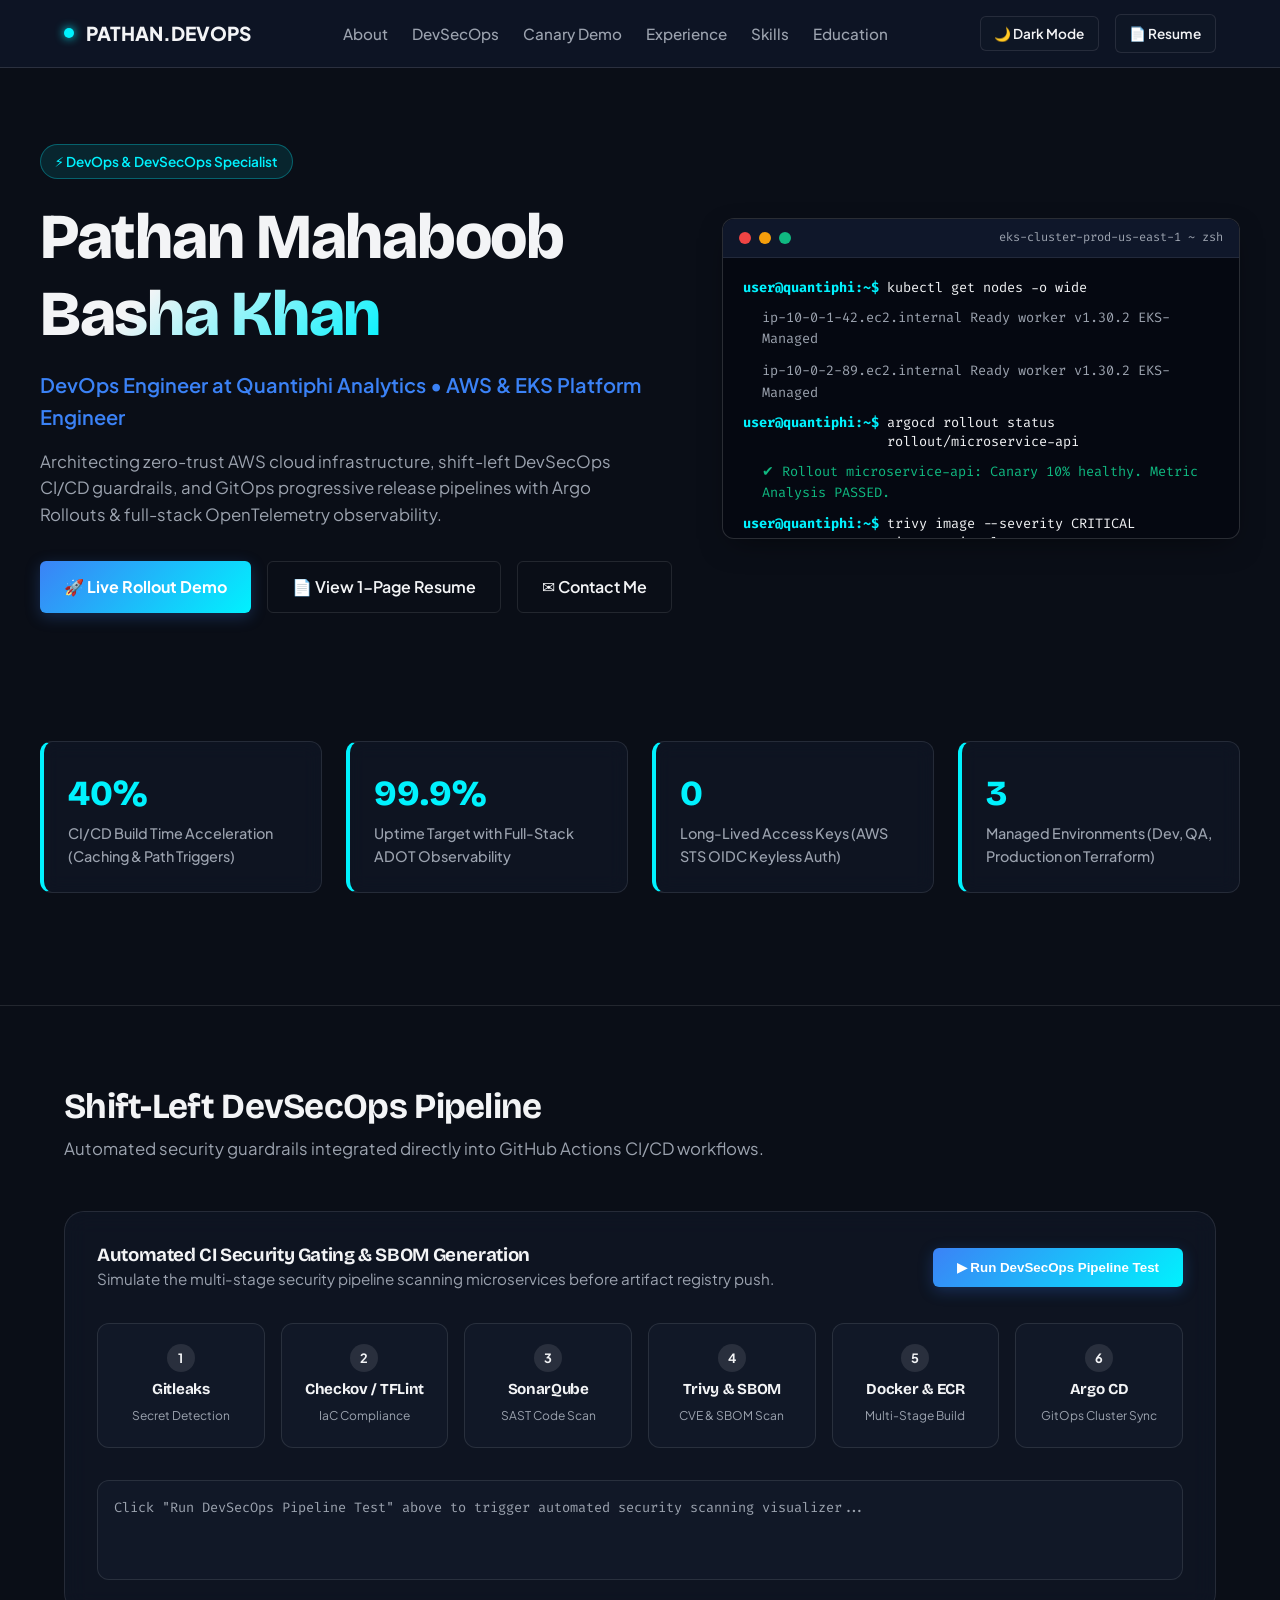
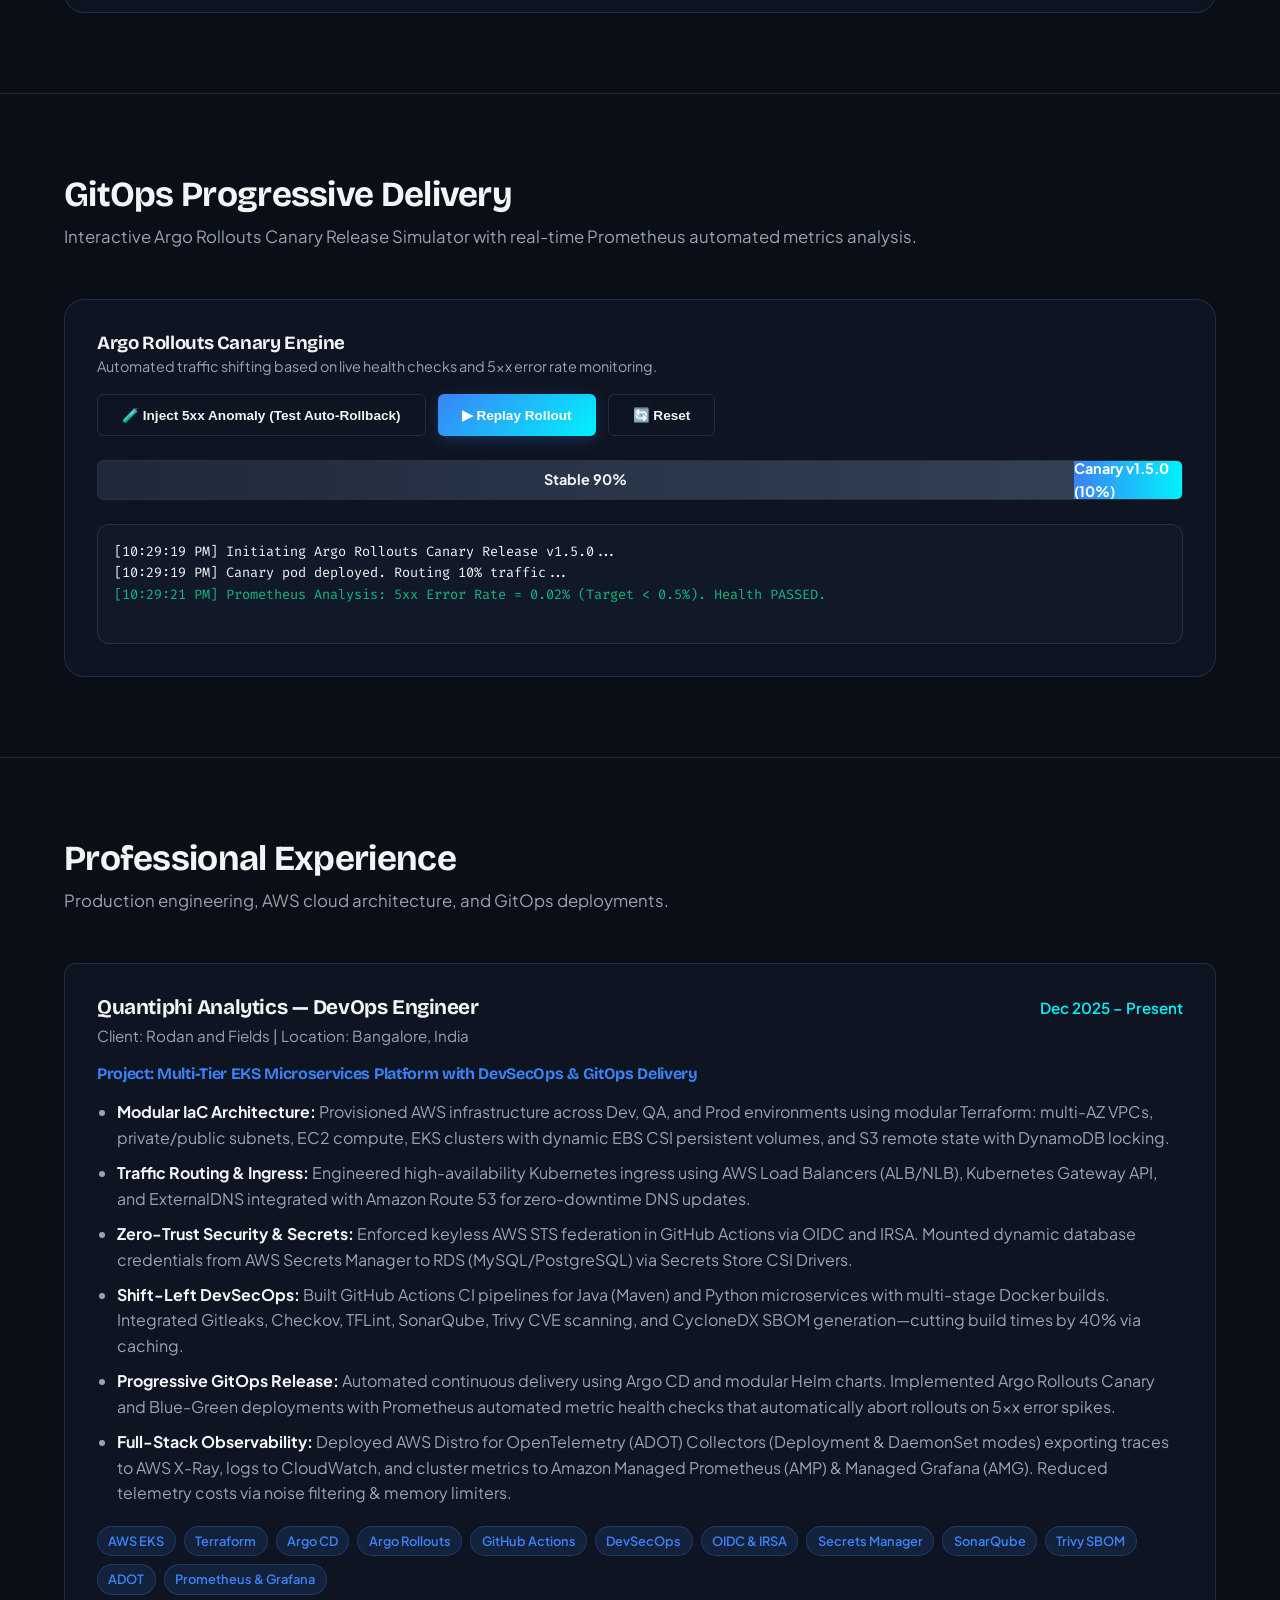
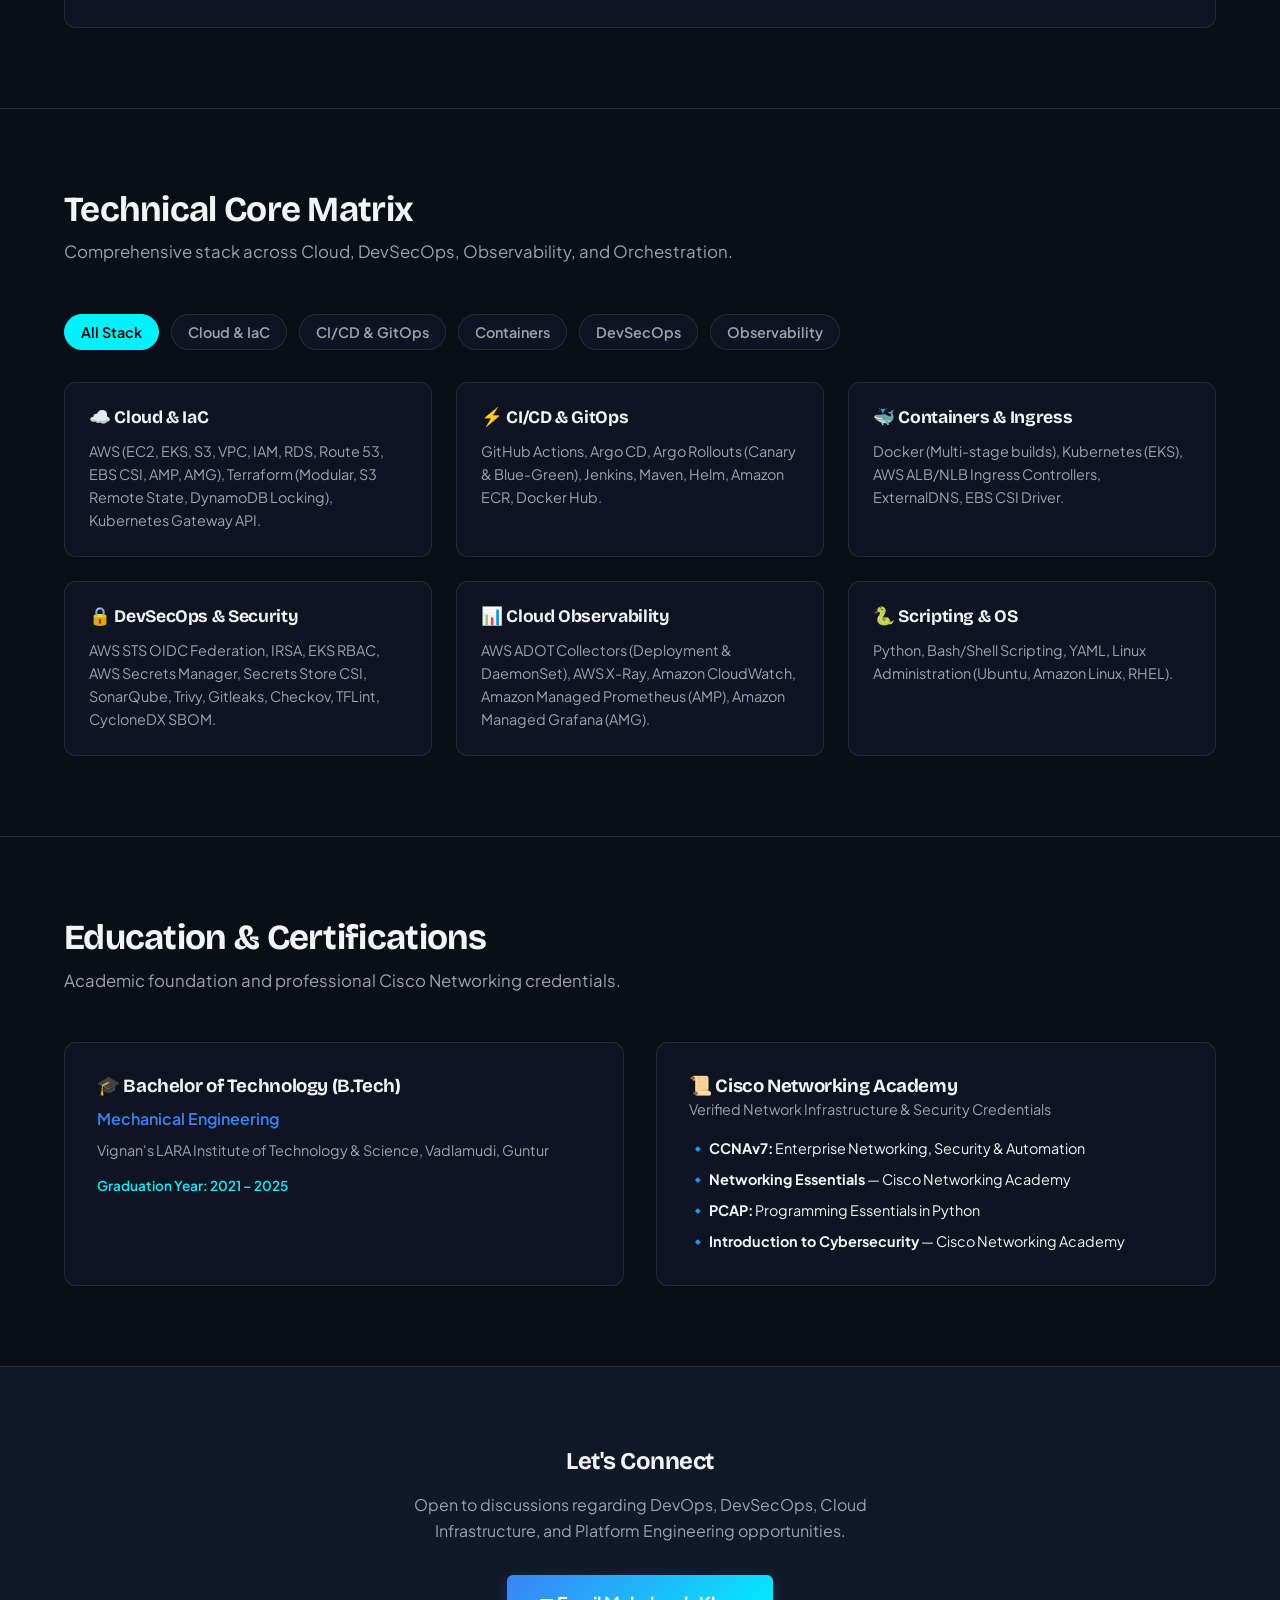
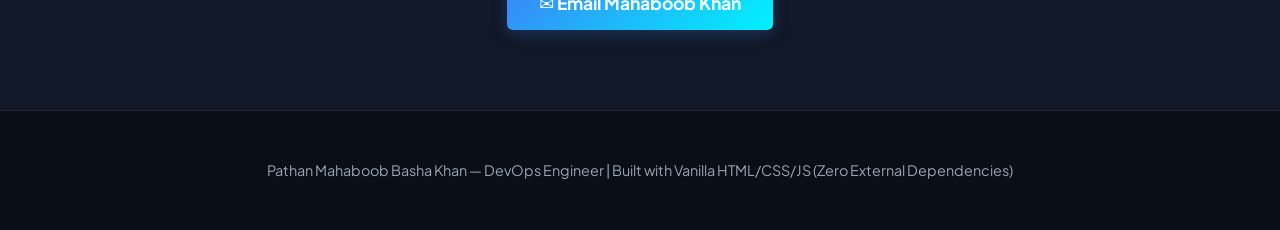
<file: index.html>
<!DOCTYPE html>
<html lang="en" data-theme="dark">
<head>
  <meta charset="utf-8">
  <meta name="viewport" content="width=device-width, initial-scale=1.0">
  <title>Pathan Mahaboob Basha Khan — DevOps & DevSecOps Engineer</title>
  <meta name="description" content="DevOps & DevSecOps Engineer specializing in enterprise AWS Cloud infrastructure, Kubernetes (EKS), automated CI/CD security gating, and GitOps progressive delivery.">
  <meta name="keywords" content="DevOps Engineer, AWS, EKS, Terraform, DevSecOps, Kubernetes, Argo CD, Argo Rollouts, Prometheus, Grafana, OpenTelemetry">
  
  <link rel="preconnect" href="https://fonts.googleapis.com">
  <link rel="preconnect" href="https://fonts.gstatic.com" crossorigin>
  <link href="https://fonts.googleapis.com/css2?family=Bricolage+Grotesque:opsz,wght@12..96,600;700;800&family=Plus+Jakarta+Sans:wght@400;500;600;700&family=Fira+Code:wght@400;500&display=swap" rel="stylesheet">
  <link rel="stylesheet" href="styles.css">
</head>
<body>

  <!-- Navigation Bar -->
  <nav class="navbar" aria-label="Main Navigation">
    <div class="container nav-container">
      <a href="#" class="brand">
        <span class="brand-dot"></span>
        <span>PATHAN.DEVOPS</span>
      </a>
      <ul class="nav-links">
        <li><a href="#about">About</a></li>
        <li><a href="#pipeline">DevSecOps</a></li>
        <li><a href="#canary">Canary Demo</a></li>
        <li><a href="#work">Experience</a></li>
        <li><a href="#skills">Skills</a></li>
        <li><a href="#education">Education</a></li>
      </ul>
      <div class="nav-controls">
        <button id="theme-toggle" class="theme-toggle" aria-label="Toggle Theme">🌙 Dark Mode</button>
        <a href="#" class="btn-sm btn-open-resume">📄 Resume</a>
      </div>
    </div>
  </nav>

  <!-- Hero Section -->
  <header class="hero container" id="about">
    <div>
      <div class="hero-badge">⚡ DevOps & DevSecOps Specialist</div>
      <h1>Pathan Mahaboob <span class="hero-gradient-text">Basha Khan</span></h1>
      <div class="hero-role">DevOps Engineer at Quantiphi Analytics • AWS & EKS Platform Engineer</div>
      <p class="hero-bio">Architecting zero-trust AWS cloud infrastructure, shift-left DevSecOps CI/CD guardrails, and GitOps progressive release pipelines with Argo Rollouts & full-stack OpenTelemetry observability.</p>
      
      <div class="hero-actions">
        <a href="#canary" class="btn-primary">🚀 Live Rollout Demo</a>
        <a href="#" class="btn-secondary btn-open-resume">📄 View 1-Page Resume</a>
        <a href="mailto:mahaboob.khan.2829@gmail.com" class="btn-secondary">✉️ Contact Me</a>
      </div>
    </div>

    <!-- Live Terminal Box -->
    <aside class="terminal-box" aria-label="Live System Terminal">
      <div class="terminal-header">
        <span class="dot dot-red"></span>
        <span class="dot dot-yellow"></span>
        <span class="dot dot-green"></span>
        <span class="terminal-title">eks-cluster-prod-us-east-1 ~ zsh</span>
      </div>
      <div class="terminal-body" id="term-body">
        <div class="term-line"><span class="term-prompt">user@quantiphi:~$</span> <span class="term-cmd">kubectl get nodes -o wide</span></div>
        <div class="term-out">ip-10-0-1-42.ec2.internal   Ready   worker   v1.30.2   EKS-Managed</div>
        <div class="term-out">ip-10-0-2-89.ec2.internal   Ready   worker   v1.30.2   EKS-Managed</div>
        <div class="term-line"><span class="term-prompt">user@quantiphi:~$</span> <span class="term-cmd">argocd rollout status rollout/microservice-api</span></div>
        <div class="term-out term-success">✔ Rollout microservice-api: Canary 10% healthy. Metric Analysis PASSED.</div>
        <div class="term-line"><span class="term-prompt">user@quantiphi:~$</span> <span class="term-cmd">trivy image --severity CRITICAL microservice:latest</span></div>
        <div class="term-out term-success">✔ Total Vulnerabilities: 0 Critical, 0 High (CycloneDX SBOM exported)</div>
        <div class="term-line"><span class="term-prompt">user@quantiphi:~$</span> <span class="term-cmd">adot-collector status</span></div>
        <div class="term-out term-success">✔ ADOT DaemonSet active. Metrics -> AMP | Traces -> X-Ray</div>
      </div>
    </aside>
  </header>

  <!-- Key Metrics Bar -->
  <section class="container" style="border:none; padding: 1rem 0 3rem;">
    <div class="metrics-bar">
      <div class="metric-card">
        <div class="metric-val">40%</div>
        <div class="metric-label">CI/CD Build Time Acceleration (Caching & Path Triggers)</div>
      </div>
      <div class="metric-card">
        <div class="metric-val">99.9%</div>
        <div class="metric-label">Uptime Target with Full-Stack ADOT Observability</div>
      </div>
      <div class="metric-card">
        <div class="metric-val">0</div>
        <div class="metric-label">Long-Lived Access Keys (AWS STS OIDC Keyless Auth)</div>
      </div>
      <div class="metric-card">
        <div class="metric-val">3</div>
        <div class="metric-label">Managed Environments (Dev, QA, Production on Terraform)</div>
      </div>
    </div>
  </section>

  <!-- DevSecOps Pipeline Visualizer -->
  <section id="pipeline">
    <div class="container">
      <div class="section-header">
        <h2>Shift-Left DevSecOps Pipeline</h2>
        <p>Automated security guardrails integrated directly into GitHub Actions CI/CD workflows.</p>
      </div>

      <div class="pipeline-card">
        <div style="display:flex; justify-content:space-between; align-items:center; flex-wrap:wrap; gap:1rem;">
          <div>
            <h3>Automated CI Security Gating & SBOM Generation</h3>
            <p style="color:var(--text-muted); font-size:0.95rem;">Simulate the multi-stage security pipeline scanning microservices before artifact registry push.</p>
          </div>
          <button id="run-pipeline" class="btn-primary">▶ Run DevSecOps Pipeline Test</button>
        </div>

        <div class="pipeline-steps">
          <div class="pipe-step" id="step-0">
            <div class="pipe-status-icon">1</div>
            <h4>Gitleaks</h4>
            <span>Secret Detection</span>
          </div>
          <div class="pipe-step" id="step-1">
            <div class="pipe-status-icon">2</div>
            <h4>Checkov / TFLint</h4>
            <span>IaC Compliance</span>
          </div>
          <div class="pipe-step" id="step-2">
            <div class="pipe-status-icon">3</div>
            <h4>SonarQube</h4>
            <span>SAST Code Scan</span>
          </div>
          <div class="pipe-step" id="step-3">
            <div class="pipe-status-icon">4</div>
            <h4>Trivy & SBOM</h4>
            <span>CVE & SBOM Scan</span>
          </div>
          <div class="pipe-step" id="step-4">
            <div class="pipe-status-icon">5</div>
            <h4>Docker & ECR</h4>
            <span>Multi-Stage Build</span>
          </div>
          <div class="pipe-step" id="step-5">
            <div class="pipe-status-icon">6</div>
            <h4>Argo CD</h4>
            <span>GitOps Cluster Sync</span>
          </div>
        </div>

        <div class="canary-log" id="pipe-output" style="min-height: 100px;">
          <p style="color: var(--text-muted)">Click "Run DevSecOps Pipeline Test" above to trigger automated security scanning visualizer...</p>
        </div>
      </div>
    </div>
  </section>

  <!-- Argo Rollouts Canary Simulator -->
  <section id="canary">
    <div class="container">
      <div class="section-header">
        <h2>GitOps Progressive Delivery</h2>
        <p>Interactive Argo Rollouts Canary Release Simulator with real-time Prometheus automated metrics analysis.</p>
      </div>

      <div class="canary-box">
        <div class="canary-header">
          <div>
            <h3>Argo Rollouts Canary Engine</h3>
            <p style="color:var(--text-muted); font-size:0.9rem;">Automated traffic shifting based on live health checks and 5xx error rate monitoring.</p>
          </div>
          <div style="display:flex; gap:0.75rem; flex-wrap:wrap;">
            <button id="anomaly-toggle" class="btn-secondary" style="font-size:0.85rem;">🧪 Inject 5xx Anomaly (Test Auto-Rollback)</button>
            <button id="run-rollout" class="btn-primary" style="font-size:0.85rem;">▶ Replay Rollout</button>
            <button id="reset-rollout" class="btn-secondary" style="font-size:0.85rem;">🔄 Reset</button>
          </div>
        </div>

        <div class="traffic-split-bar" aria-label="Traffic Distribution">
          <div id="stable-split" class="split-stable" style="width: 100%;">Stable v1.4.0 (100%)</div>
          <div id="canary-split" class="split-canary" style="width: 0%;"></div>
        </div>

        <div class="canary-log" id="canary-log">
          <p>[SYSTEM] Ready for Canary Rollout execution.</p>
        </div>
      </div>
    </div>
  </section>

  <!-- Experience Section -->
  <section id="work">
    <div class="container">
      <div class="section-header">
        <h2>Professional Experience</h2>
        <p>Production engineering, AWS cloud architecture, and GitOps deployments.</p>
      </div>

      <div class="work-grid">
        <article class="work-card">
          <div class="work-card-header">
            <div>
              <h3 class="work-title">Quantiphi Analytics — DevOps Engineer</h3>
              <div style="color:var(--text-muted); font-size:0.95rem; margin-top:0.2rem;">Client: Rodan and Fields | Location: Bangalore, India</div>
            </div>
            <div class="work-meta">Dec 2025 – Present</div>
          </div>

          <h4 style="color:var(--accent-blue); margin-bottom:0.75rem;">Project: Multi-Tier EKS Microservices Platform with DevSecOps & GitOps Delivery</h4>
          
          <ul class="work-bullets">
            <li><strong>Modular IaC Architecture:</strong> Provisioned AWS infrastructure across Dev, QA, and Prod environments using modular Terraform: multi-AZ VPCs, private/public subnets, EC2 compute, EKS clusters with dynamic EBS CSI persistent volumes, and S3 remote state with DynamoDB locking.</li>
            <li><strong>Traffic Routing & Ingress:</strong> Engineered high-availability Kubernetes ingress using AWS Load Balancers (ALB/NLB), Kubernetes Gateway API, and ExternalDNS integrated with Amazon Route 53 for zero-downtime DNS updates.</li>
            <li><strong>Zero-Trust Security & Secrets:</strong> Enforced keyless AWS STS federation in GitHub Actions via OIDC and IRSA. Mounted dynamic database credentials from AWS Secrets Manager to RDS (MySQL/PostgreSQL) via Secrets Store CSI Drivers.</li>
            <li><strong>Shift-Left DevSecOps:</strong> Built GitHub Actions CI pipelines for Java (Maven) and Python microservices with multi-stage Docker builds. Integrated Gitleaks, Checkov, TFLint, SonarQube, Trivy CVE scanning, and CycloneDX SBOM generation—cutting build times by 40% via caching.</li>
            <li><strong>Progressive GitOps Release:</strong> Automated continuous delivery using Argo CD and modular Helm charts. Implemented Argo Rollouts Canary and Blue-Green deployments with Prometheus automated metric health checks that automatically abort rollouts on 5xx error spikes.</li>
            <li><strong>Full-Stack Observability:</strong> Deployed AWS Distro for OpenTelemetry (ADOT) Collectors (Deployment & DaemonSet modes) exporting traces to AWS X-Ray, logs to CloudWatch, and cluster metrics to Amazon Managed Prometheus (AMP) & Managed Grafana (AMG). Reduced telemetry costs via noise filtering & memory limiters.</li>
          </ul>

          <div class="tag-cloud">
            <span class="tag">AWS EKS</span>
            <span class="tag">Terraform</span>
            <span class="tag">Argo CD</span>
            <span class="tag">Argo Rollouts</span>
            <span class="tag">GitHub Actions</span>
            <span class="tag">DevSecOps</span>
            <span class="tag">OIDC & IRSA</span>
            <span class="tag">Secrets Manager</span>
            <span class="tag">SonarQube</span>
            <span class="tag">Trivy SBOM</span>
            <span class="tag">ADOT</span>
            <span class="tag">Prometheus & Grafana</span>
          </div>
        </article>
      </div>
    </div>
  </section>

  <!-- Skills Filter Matrix -->
  <section id="skills">
    <div class="container">
      <div class="section-header">
        <h2>Technical Core Matrix</h2>
        <p>Comprehensive stack across Cloud, DevSecOps, Observability, and Orchestration.</p>
      </div>

      <div class="skills-filter">
        <button class="filter-btn active" data-cat="all">All Stack</button>
        <button class="filter-btn" data-cat="cloud">Cloud & IaC</button>
        <button class="filter-btn" data-cat="cicd">CI/CD & GitOps</button>
        <button class="filter-btn" data-cat="containers">Containers</button>
        <button class="filter-btn" data-cat="security">DevSecOps</button>
        <button class="filter-btn" data-cat="observability">Observability</button>
      </div>

      <div class="skills-cards-grid">
        <div class="skill-box" data-cat="cloud">
          <h3>☁️ Cloud & IaC</h3>
          <p>AWS (EC2, EKS, S3, VPC, IAM, RDS, Route 53, EBS CSI, AMP, AMG), Terraform (Modular, S3 Remote State, DynamoDB Locking), Kubernetes Gateway API.</p>
        </div>
        <div class="skill-box" data-cat="cicd">
          <h3>⚡ CI/CD & GitOps</h3>
          <p>GitHub Actions, Argo CD, Argo Rollouts (Canary & Blue-Green), Jenkins, Maven, Helm, Amazon ECR, Docker Hub.</p>
        </div>
        <div class="skill-box" data-cat="containers">
          <h3>🐳 Containers & Ingress</h3>
          <p>Docker (Multi-stage builds), Kubernetes (EKS), AWS ALB/NLB Ingress Controllers, ExternalDNS, EBS CSI Driver.</p>
        </div>
        <div class="skill-box" data-cat="security">
          <h3>🔒 DevSecOps & Security</h3>
          <p>AWS STS OIDC Federation, IRSA, EKS RBAC, AWS Secrets Manager, Secrets Store CSI, SonarQube, Trivy, Gitleaks, Checkov, TFLint, CycloneDX SBOM.</p>
        </div>
        <div class="skill-box" data-cat="observability">
          <h3>📊 Cloud Observability</h3>
          <p>AWS ADOT Collectors (Deployment & DaemonSet), AWS X-Ray, Amazon CloudWatch, Amazon Managed Prometheus (AMP), Amazon Managed Grafana (AMG).</p>
        </div>
        <div class="skill-box" data-cat="cloud">
          <h3>🐍 Scripting & OS</h3>
          <p>Python, Bash/Shell Scripting, YAML, Linux Administration (Ubuntu, Amazon Linux, RHEL).</p>
        </div>
      </div>
    </div>
  </section>

  <!-- Education & Certifications -->
  <section id="education">
    <div class="container">
      <div class="section-header">
        <h2>Education & Certifications</h2>
        <p>Academic foundation and professional Cisco Networking credentials.</p>
      </div>

      <div style="display:grid; grid-template-columns: repeat(auto-fit, minmax(300px, 1fr)); gap: 2rem;">
        <div class="work-card">
          <h3>🎓 Bachelor of Technology (B.Tech)</h3>
          <p style="color:var(--accent-blue); font-weight:600; margin: 0.5rem 0;">Mechanical Engineering</p>
          <p style="color:var(--text-muted); font-size:0.9rem;">Vignan's LARA Institute of Technology & Science, Vadlamudi, Guntur</p>
          <div style="color:var(--accent-cyan); font-weight:600; font-size:0.85rem; margin-top:0.75rem;">Graduation Year: 2021 – 2025</div>
        </div>

        <div class="work-card">
          <h3>📜 Cisco Networking Academy</h3>
          <p style="color:var(--text-muted); font-size:0.9rem; margin-bottom:1rem;">Verified Network Infrastructure & Security Credentials</p>
          <div style="display:grid; gap:0.5rem; font-size:0.9rem; color:var(--text-main);">
            <div>🔹 <strong>CCNAv7:</strong> Enterprise Networking, Security & Automation</div>
            <div>🔹 <strong>Networking Essentials</strong> — Cisco Networking Academy</div>
            <div>🔹 <strong>PCAP:</strong> Programming Essentials in Python</div>
            <div>🔹 <strong>Introduction to Cybersecurity</strong> — Cisco Networking Academy</div>
          </div>
        </div>
      </div>
    </div>
  </section>

  <!-- Contact & Modal -->
  <section id="contact" style="background:var(--bg-secondary);">
    <div class="container" style="text-align:center;">
      <h2>Let's Connect</h2>
      <p style="color:var(--text-muted); max-width:32rem; margin:1rem auto 2rem;">Open to discussions regarding DevOps, DevSecOps, Cloud Infrastructure, and Platform Engineering opportunities.</p>
      <a href="mailto:mahaboob.khan.2829@gmail.com" class="btn-primary" style="font-size:1.1rem; padding: 0.85rem 2rem;">✉️ Email Mahaboob Khan</a>
    </div>
  </section>

  <!-- Interactive Resume Modal -->
  <div class="modal-overlay" id="resume-modal">
    <div class="modal-container">
      <button class="modal-close" id="modal-close">&times;</button>
      <div style="display:flex; justify-content:space-between; align-items:center; margin-bottom:1rem; border-bottom:1px solid var(--border-color); padding-bottom:0.75rem;">
        <h3>Pathan Mahaboob Basha Khan — 1-Page ATS Resume</h3>
        <a href="resume/Pathan_Mahaboob_Basha_Khan_DevOps_Resume.html" target="_blank" class="btn-primary" style="padding:0.4rem 1rem; font-size:0.85rem;">🖨️ Open Printable HTML Resume</a>
      </div>
      <iframe src="resume/Pathan_Mahaboob_Basha_Khan_DevOps_Resume.html" style="width:100%; height:550px; border:none; background:#ffffff; border-radius:var(--radius-sm);"></iframe>
    </div>
  </div>

  <footer>
    <div class="container">
      Pathan Mahaboob Basha Khan — DevOps Engineer | Built with Vanilla HTML/CSS/JS (Zero External Dependencies)
    </div>
  </footer>

  <script src="script.js"></script>
</body>
</html>
</file>
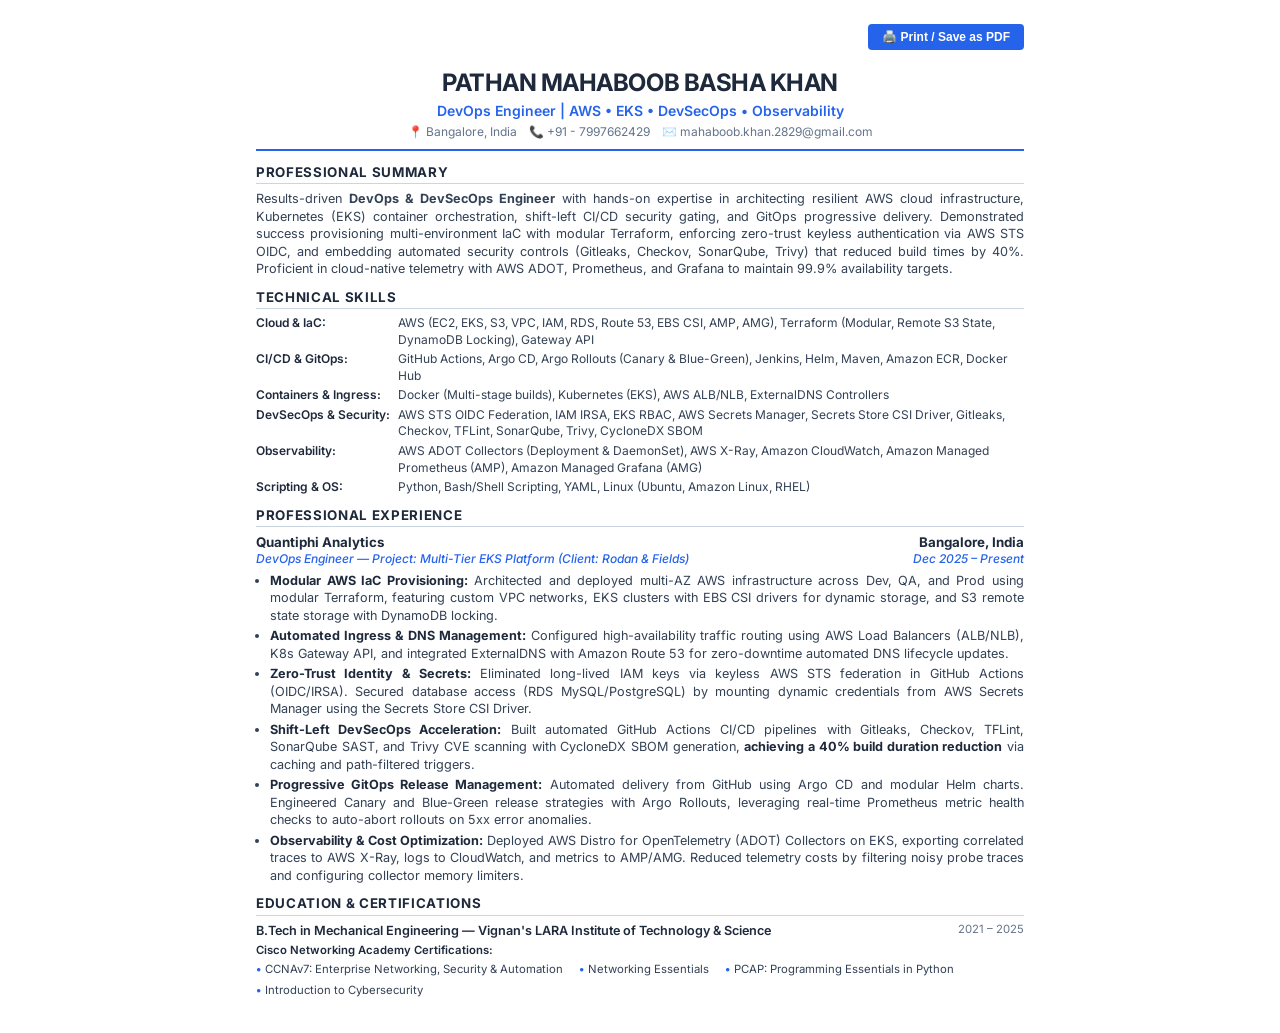
<file: resume/Pathan_Mahaboob_Basha_Khan_DevOps_Resume.html>
<!DOCTYPE html>
<html lang="en">
<head>
<meta charset="UTF-8">
<meta name="viewport" content="width=device-width, initial-scale=1.0">
<title>Pathan Mahaboob Basha Khan — DevOps Engineer Resume</title>
<link rel="preconnect" href="https://fonts.googleapis.com">
<link rel="preconnect" href="https://fonts.gstatic.com" crossorigin>
<link href="https://fonts.googleapis.com/css2?family=Inter:wght@400;500;600;700&display=swap" rel="stylesheet">
<style>
  :root {
    --primary: #1e293b;
    --accent: #2563eb;
    --text: #334155;
    --muted: #64748b;
    --line: #cbd5e1;
    --bg: #ffffff;
  }
  
  @page {
    size: letter portrait;
    margin: 0.4in 0.4in;
  }

  * { box-sizing: border-box; margin: 0; padding: 0; }
  
  body {
    font-family: 'Inter', -apple-system, BlinkMacSystemFont, "Segoe UI", Roboto, sans-serif;
    color: var(--text);
    background: var(--bg);
    line-height: 1.38;
    font-size: 9.5pt;
    padding: 24px;
    max-width: 8.5in;
    margin: 0 auto;
  }

  header {
    text-align: center;
    border-bottom: 2px solid var(--accent);
    padding-bottom: 8px;
    margin-bottom: 12px;
  }

  h1 {
    font-size: 18pt;
    font-weight: 700;
    color: var(--primary);
    letter-spacing: -0.02em;
    margin-bottom: 2px;
    text-transform: uppercase;
  }

  .subtitle {
    font-size: 10.5pt;
    font-weight: 600;
    color: var(--accent);
    margin-bottom: 4px;
  }

  .contact-info {
    font-size: 9pt;
    color: var(--muted);
    display: flex;
    justify-content: center;
    gap: 12px;
    flex-wrap: wrap;
  }

  .contact-info a {
    color: var(--muted);
    text-decoration: none;
  }

  section {
    margin-bottom: 10px;
  }

  h2 {
    font-size: 10pt;
    font-weight: 700;
    color: var(--primary);
    text-transform: uppercase;
    letter-spacing: 0.05em;
    border-bottom: 1px solid var(--line);
    padding-bottom: 2px;
    margin-bottom: 6px;
  }

  .summary p {
    color: var(--text);
    text-align: justify;
  }

  .skills-grid {
    display: grid;
    grid-template-columns: auto 1fr;
    gap: 3px 8px;
    font-size: 9pt;
  }

  .skills-label {
    font-weight: 600;
    color: var(--primary);
    white-space: nowrap;
  }

  .skills-val {
    color: var(--text);
  }

  .exp-item {
    margin-bottom: 6px;
  }

  .exp-header {
    display: flex;
    justify-content: space-between;
    align-items: baseline;
    font-weight: 700;
    color: var(--primary);
    font-size: 10pt;
  }

  .exp-sub {
    display: flex;
    justify-content: space-between;
    font-style: italic;
    color: var(--accent);
    font-size: 9pt;
    margin-bottom: 4px;
    font-weight: 500;
  }

  ul.bullets {
    padding-left: 14px;
    margin: 0;
  }

  ul.bullets li {
    margin-bottom: 3px;
    text-align: justify;
  }

  ul.bullets li strong {
    color: var(--primary);
  }

  .edu-item {
    display: flex;
    justify-content: space-between;
    margin-bottom: 2px;
  }

  .edu-title {
    font-weight: 600;
    color: var(--primary);
  }

  .edu-date {
    color: var(--muted);
    font-size: 8.5pt;
  }

  .cert-list {
    display: flex;
    flex-wrap: wrap;
    gap: 6px 16px;
    font-size: 8.5pt;
    color: var(--text);
    margin-top: 3px;
  }

  .cert-item {
    display: flex;
    align-items: center;
    gap: 4px;
  }

  .cert-item::before {
    content: "•";
    color: var(--accent);
    font-weight: bold;
  }

  .no-print {
    margin-bottom: 16px;
    text-align: right;
  }

  .btn-print {
    background: var(--accent);
    color: white;
    border: none;
    padding: 6px 14px;
    border-radius: 4px;
    font-weight: 600;
    cursor: pointer;
    font-size: 9pt;
  }

  @media print {
    body { padding: 0; margin: 0; max-width: 100%; }
    .no-print { display: none; }
  }
</style>
</head>
<body>

<div class="no-print">
  <button class="btn-print" onclick="window.print()">🖨️ Print / Save as PDF</button>
</div>

<header>
  <h1>Pathan Mahaboob Basha Khan</h1>
  <div class="subtitle">DevOps Engineer | AWS • EKS • DevSecOps • Observability</div>
  <div class="contact-info">
    <span>📍 Bangalore, India</span>
    <span>📞 +91 - 7997662429</span>
    <span>✉️ <a href="mailto:mahaboob.khan.2829@gmail.com">mahaboob.khan.2829@gmail.com</a></span>
  </div>
</header>

<section class="summary">
  <h2>Professional Summary</h2>
  <p>Results-driven <strong>DevOps & DevSecOps Engineer</strong> with hands-on expertise in architecting resilient AWS cloud infrastructure, Kubernetes (EKS) container orchestration, shift-left CI/CD security gating, and GitOps progressive delivery. Demonstrated success provisioning multi-environment IaC with modular Terraform, enforcing zero-trust keyless authentication via AWS STS OIDC, and embedding automated security controls (Gitleaks, Checkov, SonarQube, Trivy) that reduced build times by 40%. Proficient in cloud-native telemetry with AWS ADOT, Prometheus, and Grafana to maintain 99.9% availability targets.</p>
</section>

<section class="skills">
  <h2>Technical Skills</h2>
  <div class="skills-grid">
    <div class="skills-label">Cloud & IaC:</div>
    <div class="skills-val">AWS (EC2, EKS, S3, VPC, IAM, RDS, Route 53, EBS CSI, AMP, AMG), Terraform (Modular, Remote S3 State, DynamoDB Locking), Gateway API</div>
    
    <div class="skills-label">CI/CD & GitOps:</div>
    <div class="skills-val">GitHub Actions, Argo CD, Argo Rollouts (Canary & Blue-Green), Jenkins, Helm, Maven, Amazon ECR, Docker Hub</div>
    
    <div class="skills-label">Containers & Ingress:</div>
    <div class="skills-val">Docker (Multi-stage builds), Kubernetes (EKS), AWS ALB/NLB, ExternalDNS Controllers</div>
    
    <div class="skills-label">DevSecOps & Security:</div>
    <div class="skills-val">AWS STS OIDC Federation, IAM IRSA, EKS RBAC, AWS Secrets Manager, Secrets Store CSI Driver, Gitleaks, Checkov, TFLint, SonarQube, Trivy, CycloneDX SBOM</div>
    
    <div class="skills-label">Observability:</div>
    <div class="skills-val">AWS ADOT Collectors (Deployment & DaemonSet), AWS X-Ray, Amazon CloudWatch, Amazon Managed Prometheus (AMP), Amazon Managed Grafana (AMG)</div>
    
    <div class="skills-label">Scripting & OS:</div>
    <div class="skills-val">Python, Bash/Shell Scripting, YAML, Linux (Ubuntu, Amazon Linux, RHEL)</div>
  </div>
</section>

<section class="experience">
  <h2>Professional Experience</h2>
  
  <div class="exp-item">
    <div class="exp-header">
      <span>Quantiphi Analytics</span>
      <span>Bangalore, India</span>
    </div>
    <div class="exp-sub">
      <span>DevOps Engineer — Project: Multi-Tier EKS Platform (Client: Rodan & Fields)</span>
      <span>Dec 2025 – Present</span>
    </div>
    <ul class="bullets">
      <li><strong>Modular AWS IaC Provisioning:</strong> Architected and deployed multi-AZ AWS infrastructure across Dev, QA, and Prod using modular Terraform, featuring custom VPC networks, EKS clusters with EBS CSI drivers for dynamic storage, and S3 remote state storage with DynamoDB locking.</li>
      <li><strong>Automated Ingress & DNS Management:</strong> Configured high-availability traffic routing using AWS Load Balancers (ALB/NLB), K8s Gateway API, and integrated ExternalDNS with Amazon Route 53 for zero-downtime automated DNS lifecycle updates.</li>
      <li><strong>Zero-Trust Identity & Secrets:</strong> Eliminated long-lived IAM keys via keyless AWS STS federation in GitHub Actions (OIDC/IRSA). Secured database access (RDS MySQL/PostgreSQL) by mounting dynamic credentials from AWS Secrets Manager using the Secrets Store CSI Driver.</li>
      <li><strong>Shift-Left DevSecOps Acceleration:</strong> Built automated GitHub Actions CI/CD pipelines with Gitleaks, Checkov, TFLint, SonarQube SAST, and Trivy CVE scanning with CycloneDX SBOM generation, <strong>achieving a 40% build duration reduction</strong> via caching and path-filtered triggers.</li>
      <li><strong>Progressive GitOps Release Management:</strong> Automated delivery from GitHub using Argo CD and modular Helm charts. Engineered Canary and Blue-Green release strategies with Argo Rollouts, leveraging real-time Prometheus metric health checks to auto-abort rollouts on 5xx error anomalies.</li>
      <li><strong>Observability & Cost Optimization:</strong> Deployed AWS Distro for OpenTelemetry (ADOT) Collectors on EKS, exporting correlated traces to AWS X-Ray, logs to CloudWatch, and metrics to AMP/AMG. Reduced telemetry costs by filtering noisy probe traces and configuring collector memory limiters.</li>
    </ul>
  </div>
</section>

<section class="education">
  <h2>Education & Certifications</h2>
  
  <div class="edu-item">
    <span class="edu-title">B.Tech in Mechanical Engineering — Vignan's LARA Institute of Technology & Science</span>
    <span class="edu-date">2021 – 2025</span>
  </div>
  
  <div style="font-weight: 600; color: var(--primary); font-size: 8.5pt; margin-top: 4px;">Cisco Networking Academy Certifications:</div>
  <div class="cert-list">
    <div class="cert-item">CCNAv7: Enterprise Networking, Security & Automation</div>
    <div class="cert-item">Networking Essentials</div>
    <div class="cert-item">PCAP: Programming Essentials in Python</div>
    <div class="cert-item">Introduction to Cybersecurity</div>
  </div>
</section>

</body>
</html>
</file>
<file: styles.css>
/* Global Design Tokens */
:root {
  --bg-primary: #0a0e17;
  --bg-secondary: #111827;
  --bg-card: rgba(17, 24, 39, 0.7);
  --bg-card-hover: rgba(30, 41, 59, 0.8);
  --border-color: rgba(255, 255, 255, 0.1);
  --text-main: #f3f4f6;
  --text-muted: #9ca3af;
  --accent-cyan: #00f2fe;
  --accent-blue: #3b82f6;
  --accent-green: #10b981;
  --accent-red: #ef4444;
  --accent-amber: #f59e0b;
  --accent-purple: #8b5cf6;
  --glow-cyan: rgba(0, 242, 254, 0.25);
  --glow-blue: rgba(59, 130, 246, 0.25);
  --font-heading: 'Bricolage Grotesque', sans-serif;
  --font-body: 'Plus Jakarta Sans', system-ui, -apple-system, sans-serif;
  --font-mono: 'Fira Code', 'Consolas', monospace;
  --glass-bg: rgba(15, 23, 42, 0.75);
  --glass-border: rgba(255, 255, 255, 0.12);
  --radius-sm: 6px;
  --radius-md: 12px;
  --radius-lg: 20px;
  --shadow-lg: 0 10px 30px -10px rgba(0, 0, 0, 0.5);
  --transition: all 0.3s cubic-bezier(0.4, 0, 0.2, 1);
}

[data-theme="light"] {
  --bg-primary: #f8fafc;
  --bg-secondary: #ffffff;
  --bg-card: rgba(255, 255, 255, 0.85);
  --bg-card-hover: rgba(241, 245, 249, 1);
  --border-color: rgba(0, 0, 0, 0.08);
  --text-main: #0f172a;
  --text-muted: #64748b;
  --accent-cyan: #0284c7;
  --accent-blue: #2563eb;
  --accent-green: #059669;
  --glow-cyan: rgba(2, 132, 199, 0.15);
  --glow-blue: rgba(37, 99, 235, 0.15);
  --glass-bg: rgba(255, 255, 255, 0.85);
  --glass-border: rgba(0, 0, 0, 0.1);
  --shadow-lg: 0 10px 30px -10px rgba(0, 0, 0, 0.08);
}

* {
  box-sizing: border-box;
  margin: 0;
  padding: 0;
}

html {
  scroll-behavior: smooth;
  font-size: 16px;
}

body {
  background-color: var(--bg-primary);
  color: var(--text-main);
  font-family: var(--font-body);
  line-height: 1.6;
  overflow-x: hidden;
  transition: background-color 0.3s ease, color 0.3s ease;
}

/* Typography */
h1, h2, h3, h4 {
  font-family: var(--font-heading);
  line-height: 1.2;
  letter-spacing: -0.02em;
}

a {
  color: var(--accent-cyan);
  text-decoration: none;
  transition: var(--transition);
}

a:hover {
  opacity: 0.85;
}

/* Layout Container */
.container {
  max-width: 1200px;
  margin: 0 auto;
  padding: 0 1.5rem;
}

/* Navbar */
.navbar {
  position: fixed;
  top: 0;
  left: 0;
  right: 0;
  z-index: 1000;
  background: var(--glass-bg);
  backdrop-filter: blur(16px);
  -webkit-backdrop-filter: blur(16px);
  border-bottom: 1px solid var(--glass-border);
  padding: 0.85rem 0;
}

.nav-container {
  display: flex;
  justify-content: space-between;
  align-items: center;
}

.brand {
  display: flex;
  align-items: center;
  gap: 0.75rem;
  font-weight: 800;
  font-size: 1.2rem;
  color: var(--text-main);
}

.brand-dot {
  width: 10px;
  height: 10px;
  border-radius: 50%;
  background: var(--accent-cyan);
  box-shadow: 0 0 10px var(--accent-cyan);
}

.nav-links {
  display: flex;
  gap: 1.5rem;
  list-style: none;
  align-items: center;
}

.nav-links a {
  color: var(--text-muted);
  font-weight: 500;
  font-size: 0.95rem;
}

.nav-links a:hover, .nav-links a.active {
  color: var(--text-main);
}

.nav-controls {
  display: flex;
  align-items: center;
  gap: 1rem;
}

.theme-toggle, .btn-sm {
  background: var(--bg-card);
  border: 1px solid var(--border-color);
  color: var(--text-main);
  padding: 0.5rem 0.85rem;
  border-radius: var(--radius-sm);
  cursor: pointer;
  font-family: inherit;
  font-weight: 600;
  font-size: 0.85rem;
  display: flex;
  align-items: center;
  gap: 0.4rem;
  transition: var(--transition);
}

.theme-toggle:hover, .btn-sm:hover {
  background: var(--bg-card-hover);
  border-color: var(--accent-cyan);
}

.btn-primary {
  background: linear-gradient(135deg, var(--accent-blue), var(--accent-cyan));
  color: #ffffff;
  border: none;
  padding: 0.75rem 1.5rem;
  border-radius: var(--radius-sm);
  font-weight: 700;
  cursor: pointer;
  display: inline-flex;
  align-items: center;
  gap: 0.5rem;
  box-shadow: 0 4px 15px var(--glow-blue);
  transition: var(--transition);
  text-decoration: none;
}

.btn-primary:hover {
  transform: translateY(-2px);
  box-shadow: 0 6px 20px var(--glow-cyan);
  opacity: 1;
}

.btn-secondary {
  background: transparent;
  color: var(--text-main);
  border: 1.5px solid var(--border-color);
  padding: 0.75rem 1.5rem;
  border-radius: var(--radius-sm);
  font-weight: 600;
  cursor: pointer;
  display: inline-flex;
  align-items: center;
  gap: 0.5rem;
  transition: var(--transition);
  text-decoration: none;
}

.btn-secondary:hover {
  border-color: var(--accent-cyan);
  background: var(--bg-card-hover);
}

/* Hero Section */
.hero {
  padding: 9rem 0 5rem;
  display: grid;
  grid-template-columns: 1.1fr 0.9fr;
  gap: 3rem;
  align-items: center;
}

.hero-badge {
  display: inline-flex;
  align-items: center;
  gap: 0.5rem;
  padding: 0.35rem 0.85rem;
  border-radius: 99px;
  background: rgba(0, 242, 254, 0.1);
  border: 1px solid rgba(0, 242, 254, 0.3);
  color: var(--accent-cyan);
  font-size: 0.85rem;
  font-weight: 600;
  margin-bottom: 1.25rem;
}

.hero h1 {
  font-size: clamp(2.5rem, 5vw, 4rem);
  font-weight: 800;
  margin-bottom: 1rem;
}

.hero-gradient-text {
  background: linear-gradient(135deg, var(--text-main) 30%, var(--accent-cyan));
  -webkit-background-clip: text;
  -webkit-text-fill-color: transparent;
}

.hero-role {
  font-size: 1.25rem;
  color: var(--accent-blue);
  font-weight: 600;
  margin-bottom: 1rem;
}

.hero-bio {
  color: var(--text-muted);
  font-size: 1.05rem;
  margin-bottom: 2rem;
  max-width: 36rem;
}

.hero-actions {
  display: flex;
  gap: 1rem;
  flex-wrap: wrap;
}

/* Terminal Console Box */
.terminal-box {
  background: #050811;
  border: 1px solid rgba(255, 255, 255, 0.15);
  border-radius: var(--radius-md);
  overflow: hidden;
  box-shadow: var(--shadow-lg);
  font-family: var(--font-mono);
  font-size: 0.85rem;
}

.terminal-header {
  background: #0f172a;
  padding: 0.6rem 1rem;
  display: flex;
  align-items: center;
  gap: 0.5rem;
  border-bottom: 1px solid rgba(255, 255, 255, 0.08);
}

.dot {
  width: 12px;
  height: 12px;
  border-radius: 50%;
}

.dot-red { background: #ef4444; }
.dot-yellow { background: #f59e0b; }
.dot-green { background: #10b981; }

.terminal-title {
  color: var(--text-muted);
  font-size: 0.75rem;
  margin-left: auto;
}

.terminal-body {
  padding: 1.25rem;
  color: #a7f3d0;
  height: 280px;
  overflow-y: auto;
  display: flex;
  flex-direction: column;
  gap: 0.6rem;
}

.term-line {
  display: flex;
  gap: 0.5rem;
  line-height: 1.4;
}

.term-prompt { color: var(--accent-cyan); font-weight: bold; }
.term-cmd { color: #f3f4f6; }
.term-out { color: #9ca3af; padding-left: 1.2rem; }
.term-success { color: var(--accent-green); }
.term-warn { color: var(--accent-amber); }

/* Key Stats Metric Bar */
.metrics-bar {
  display: grid;
  grid-template-columns: repeat(auto-fit, minmax(200px, 1fr));
  gap: 1.5rem;
  margin: 2rem 0 4rem;
}

.metric-card {
  background: var(--bg-card);
  border: 1px solid var(--border-color);
  padding: 1.5rem;
  border-radius: var(--radius-md);
  backdrop-filter: blur(10px);
  border-left: 4px solid var(--accent-cyan);
  transition: var(--transition);
}

.metric-card:hover {
  transform: translateY(-4px);
  box-shadow: 0 10px 25px var(--glow-cyan);
}

.metric-val {
  font-family: var(--font-heading);
  font-size: 2.2rem;
  font-weight: 800;
  color: var(--accent-cyan);
}

.metric-label {
  font-size: 0.9rem;
  color: var(--text-muted);
  font-weight: 500;
}

/* Sections Global */
section {
  padding: 5rem 0;
  border-top: 1px solid var(--border-color);
}

.section-header {
  margin-bottom: 3rem;
}

.section-header h2 {
  font-size: 2.2rem;
  margin-bottom: 0.5rem;
}

.section-header p {
  color: var(--text-muted);
  font-size: 1.05rem;
}

/* Interactive DevSecOps Visualizer */
.pipeline-card {
  background: var(--bg-card);
  border: 1px solid var(--border-color);
  border-radius: var(--radius-lg);
  padding: 2rem;
  backdrop-filter: blur(12px);
}

.pipeline-steps {
  display: grid;
  grid-template-columns: repeat(auto-fit, minmax(160px, 1fr));
  gap: 1rem;
  margin: 2rem 0;
}

.pipe-step {
  background: var(--bg-secondary);
  border: 1px solid var(--border-color);
  padding: 1.25rem 1rem;
  border-radius: var(--radius-md);
  text-align: center;
  position: relative;
  transition: var(--transition);
}

.pipe-step.active {
  border-color: var(--accent-cyan);
  box-shadow: 0 0 15px var(--glow-cyan);
}

.pipe-step.passed {
  border-color: var(--accent-green);
  background: rgba(16, 185, 129, 0.05);
}

.pipe-step h4 {
  font-size: 0.95rem;
  margin: 0.5rem 0 0.2rem;
}

.pipe-step span {
  font-size: 0.75rem;
  color: var(--text-muted);
}

.pipe-status-icon {
  width: 28px;
  height: 28px;
  border-radius: 50%;
  background: var(--border-color);
  margin: 0 auto;
  display: flex;
  align-items: center;
  justify-content: center;
  font-weight: bold;
  font-size: 0.8rem;
}

.pipe-step.passed .pipe-status-icon {
  background: var(--accent-green);
  color: #fff;
}

/* Interactive Canary Rollout Simulator */
.canary-box {
  background: var(--bg-card);
  border: 1px solid var(--border-color);
  border-radius: var(--radius-lg);
  padding: 2rem;
}

.canary-header {
  display: flex;
  justify-content: space-between;
  align-items: center;
  flex-wrap: wrap;
  gap: 1rem;
  margin-bottom: 1.5rem;
}

.traffic-split-bar {
  height: 40px;
  border-radius: var(--radius-sm);
  overflow: hidden;
  display: flex;
  background: var(--bg-secondary);
  border: 1px solid var(--border-color);
  margin-bottom: 1.5rem;
}

.split-stable {
  background: linear-gradient(90deg, #1e293b, #334155);
  color: var(--text-main);
  display: flex;
  align-items: center;
  justify-content: center;
  font-weight: 700;
  font-size: 0.9rem;
  transition: width 0.6s cubic-bezier(0.4, 0, 0.2, 1);
}

.split-canary {
  background: linear-gradient(90deg, var(--accent-blue), var(--accent-cyan));
  color: #ffffff;
  display: flex;
  align-items: center;
  justify-content: center;
  font-weight: 700;
  font-size: 0.9rem;
  transition: width 0.6s cubic-bezier(0.4, 0, 0.2, 1);
}

.canary-log {
  background: var(--bg-secondary);
  border: 1px solid var(--border-color);
  border-radius: var(--radius-md);
  padding: 1rem;
  font-family: var(--font-mono);
  font-size: 0.85rem;
  min-height: 120px;
  max-height: 200px;
  overflow-y: auto;
}

/* Experience Cards */
.work-grid {
  display: grid;
  gap: 2rem;
}

.work-card {
  background: var(--bg-card);
  border: 1px solid var(--border-color);
  border-radius: var(--radius-md);
  padding: 2rem;
  transition: var(--transition);
}

.work-card:hover {
  border-color: var(--accent-cyan);
  box-shadow: 0 10px 30px rgba(0, 0, 0, 0.3);
}

.work-card-header {
  display: flex;
  justify-content: space-between;
  align-items: flex-start;
  flex-wrap: wrap;
  gap: 1rem;
  margin-bottom: 1rem;
}

.work-title {
  font-size: 1.3rem;
}

.work-meta {
  color: var(--accent-cyan);
  font-weight: 600;
  font-size: 0.95rem;
}

.work-bullets {
  padding-left: 1.25rem;
  color: var(--text-muted);
  display: grid;
  gap: 0.6rem;
  margin-top: 1rem;
}

.work-bullets strong {
  color: var(--text-main);
}

.tag-cloud {
  display: flex;
  flex-wrap: wrap;
  gap: 0.5rem;
  margin-top: 1.25rem;
}

.tag {
  background: rgba(59, 130, 246, 0.12);
  border: 1px solid rgba(59, 130, 246, 0.25);
  color: var(--accent-blue);
  font-size: 0.8rem;
  font-weight: 600;
  padding: 0.25rem 0.65rem;
  border-radius: 99px;
}

/* Skills Grid */
.skills-filter {
  display: flex;
  gap: 0.75rem;
  flex-wrap: wrap;
  margin-bottom: 2rem;
}

.filter-btn {
  background: var(--bg-card);
  border: 1px solid var(--border-color);
  color: var(--text-muted);
  padding: 0.5rem 1rem;
  border-radius: 99px;
  font-family: inherit;
  font-size: 0.9rem;
  font-weight: 600;
  cursor: pointer;
  transition: var(--transition);
}

.filter-btn.active, .filter-btn:hover {
  background: var(--accent-cyan);
  color: #000000;
  border-color: var(--accent-cyan);
}

.skills-cards-grid {
  display: grid;
  grid-template-columns: repeat(auto-fill, minmax(280px, 1fr));
  gap: 1.5rem;
}

.skill-box {
  background: var(--bg-card);
  border: 1px solid var(--border-color);
  padding: 1.5rem;
  border-radius: var(--radius-md);
  transition: var(--transition);
}

.skill-box:hover {
  transform: translateY(-3px);
  border-color: var(--accent-blue);
}

.skill-box h3 {
  font-size: 1.1rem;
  margin-bottom: 0.75rem;
  color: var(--text-main);
}

.skill-box p {
  color: var(--text-muted);
  font-size: 0.9rem;
}

/* Modal */
.modal-overlay {
  position: fixed;
  top: 0; left: 0; right: 0; bottom: 0;
  background: rgba(0, 0, 0, 0.8);
  backdrop-filter: blur(8px);
  z-index: 2000;
  display: flex;
  align-items: center;
  justify-content: center;
  opacity: 0;
  pointer-events: none;
  transition: opacity 0.3s ease;
}

.modal-overlay.open {
  opacity: 1;
  pointer-events: auto;
}

.modal-container {
  background: var(--bg-secondary);
  border: 1px solid var(--border-color);
  border-radius: var(--radius-lg);
  max-width: 900px;
  width: 90%;
  max-height: 85vh;
  overflow-y: auto;
  padding: 2rem;
  position: relative;
}

.modal-close {
  position: absolute;
  top: 1rem;
  right: 1rem;
  background: transparent;
  border: none;
  color: var(--text-muted);
  font-size: 1.5rem;
  cursor: pointer;
}

/* Footer */
footer {
  padding: 3rem 0;
  border-top: 1px solid var(--border-color);
  text-align: center;
  color: var(--text-muted);
  font-size: 0.9rem;
}

@media (max-width: 868px) {
  .hero {
    grid-template-columns: 1fr;
  }
  .nav-links {
    display: none;
  }
}
</file>
